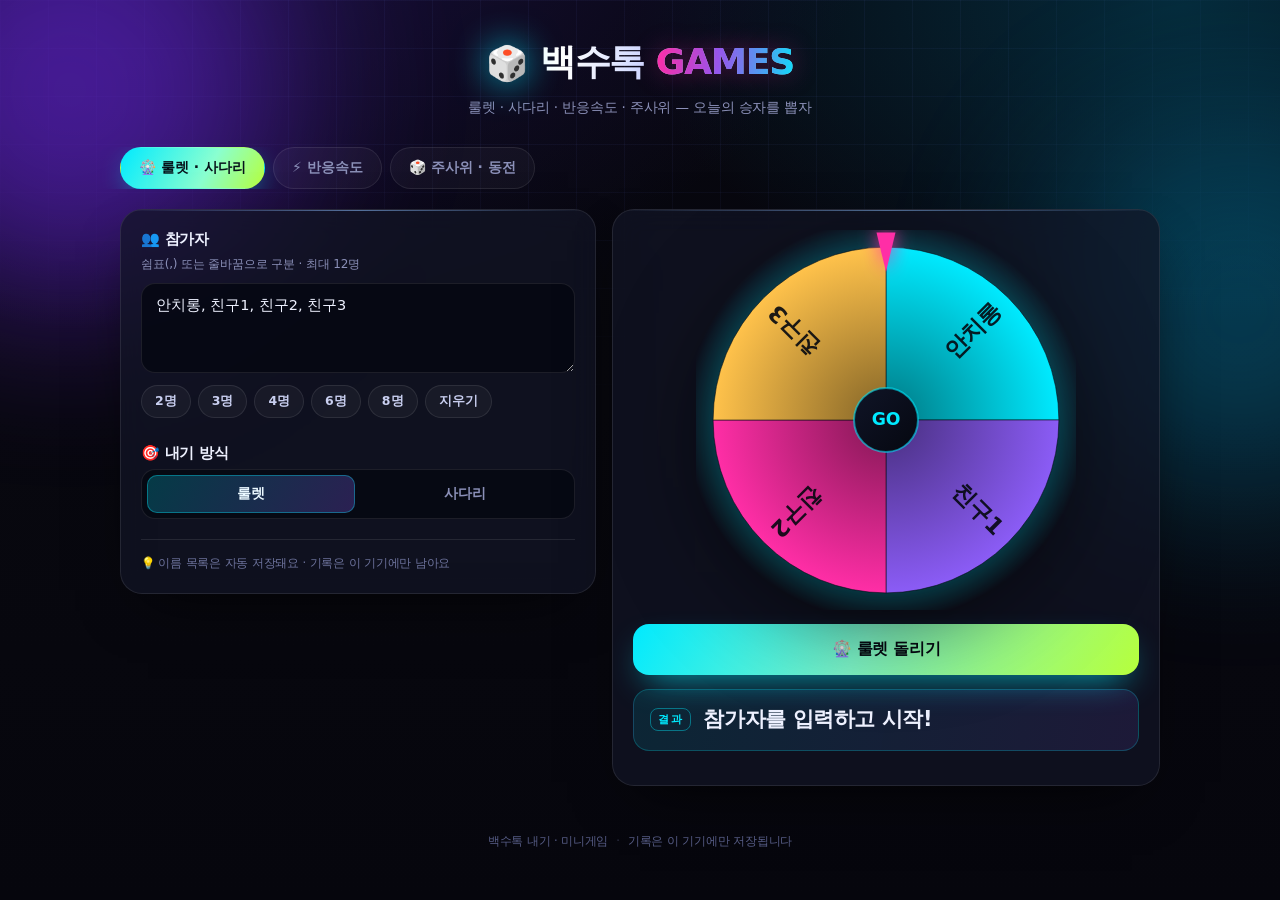
<file: index.html>
<!DOCTYPE html>
<html lang="ko">
<head>
<meta charset="UTF-8" />
<meta name="viewport" content="width=device-width, initial-scale=1.0, viewport-fit=cover" />
<title>백수톡 내기 · 미니게임</title>
<meta name="description" content="백수톡 친구들과 쓰는 내기·미니게임 — 룰렛, 사다리, 반응속도 테스트, 주사위, 동전, 메뉴 뽑기" />
<meta name="theme-color" content="#07070f" />
<meta property="og:title" content="🎲 백수톡 내기 · 미니게임" />
<meta property="og:description" content="룰렛 · 사다리 · 반응속도 · 주사위 — 오늘의 승자를 뽑자" />
<link rel="icon" href="data:image/svg+xml,<svg xmlns=%22http://www.w3.org/2000/svg%22 viewBox=%220 0 100 100%22><text y=%22.9em%22 font-size=%2290%22>🎲</text></svg>" />
<link rel="stylesheet" href="styles.css?v=6" />
</head>
<body>
<div class="bg-grid" aria-hidden="true"></div>
<div class="bg-glow g1" aria-hidden="true"></div>
<div class="bg-glow g2" aria-hidden="true"></div>

<header class="top">
  <div class="brand">
    <span class="logo">🎲</span>
    <h1>백수톡 <span class="neon-txt">GAMES</span></h1>
  </div>
  <p class="tagline">룰렛 · 사다리 · 반응속도 · 주사위 — 오늘의 승자를 뽑자</p>
</header>

<nav class="tabs" id="tabs" role="tablist">
  <button class="tab active" data-tab="bet" role="tab">🎡 룰렛 · 사다리</button>
  <button class="tab" data-tab="react" role="tab">⚡ 반응속도</button>
  <button class="tab" data-tab="dice" role="tab">🎲 주사위 · 동전</button>
</nav>

<main>
  <!-- ===== TAB 1 : 룰렛 & 사다리 ===== -->
  <section class="panel active" id="panel-bet">
    <div class="grid two align-start">
      <div class="card col">
        <h2 class="card-title">👥 참가자</h2>
        <p class="hint">쉼표(,) 또는 줄바꿈으로 구분 · 최대 12명</p>
        <textarea id="players" rows="4" spellcheck="false"
          placeholder="안치롱, 친구1, 친구2, 친구3"></textarea>
        <div class="chips" id="presets">
          <button class="chip" data-preset="2">2명</button>
          <button class="chip" data-preset="3">3명</button>
          <button class="chip" data-preset="4">4명</button>
          <button class="chip" data-preset="6">6명</button>
          <button class="chip" data-preset="8">8명</button>
          <button class="chip" data-preset="clear">지우기</button>
        </div>

        <h2 class="card-title mt">🎯 내기 방식</h2>
        <div class="seg" id="betMode">
          <button class="seg-btn active" data-mode="wheel">룰렛</button>
          <button class="seg-btn" data-mode="ladder">사다리</button>
        </div>
        <div id="ladderOpts" class="hidden">
          <p class="hint">하단 결과 — 참가자 수와 같게 맞추면 그대로 써요 (비우면 자동)</p>
          <textarea id="outcomes" rows="3" spellcheck="false"
            placeholder="당첨, 꽝, 꽝, 꽝"></textarea>
          <button class="chip" id="btnAutoOutcome">결과 자동 만들기</button>
        </div>
        <p class="tip">💡 이름 목록은 자동 저장돼요 · 기록은 이 기기에만 남아요</p>
      </div>

      <div class="card stage">
        <!-- 룰렛 -->
        <div id="wheelStage" class="stage-inner">
          <div class="canvas-wrap">
            <canvas id="wheelCanvas" aria-label="룰렛"></canvas>
          </div>
          <button class="btn-primary" id="btnSpin">🎡 룰렛 돌리기</button>
        </div>
        <!-- 사다리 -->
        <div id="ladderStage" class="stage-inner hidden">
          <div class="canvas-wrap ladder-wrap">
            <canvas id="ladderCanvas" aria-label="사다리"></canvas>
          </div>
          <button class="btn-primary" id="btnLadder">🪜 사다리 타기</button>
        </div>
        <div class="result-banner" id="betResult" aria-live="polite">
          <span class="rb-label">결과</span>
          <strong class="rb-text">참가자를 입력하고 시작!</strong>
        </div>
        <div class="result-list" id="betList"></div>
      </div>
    </div>
  </section>

  <!-- ===== TAB 2 : 반응속도 ===== -->
  <section class="panel" id="panel-react">
    <div class="grid two align-start">
      <div class="card stage react-stage">
        <div id="reactPad" class="react-pad idle" tabindex="0" role="button" aria-live="polite">
          <div class="rp-icon">⚡</div>
          <div class="rp-main">눌러서 시작</div>
          <div class="rp-sub">초록색이 되는 순간 최대한 빨리!</div>
        </div>
        <div class="react-stats">
          <div class="stat"><span class="s-label">방금</span><strong id="rLast">-</strong></div>
          <div class="stat"><span class="s-label">최고</span><strong id="rBest">-</strong></div>
          <div class="stat"><span class="s-label">평균</span><strong id="rAvg">-</strong></div>
        </div>
      </div>

      <div class="card">
        <h2 class="card-title">🏆 오늘의 랭킹</h2>
        <p class="hint">기록은 이 브라우저에만 저장돼요 (매일 초기화)</p>
        <div class="name-row">
          <input id="rName" type="text" maxlength="10" placeholder="닉네임" autocomplete="off" />
          <button class="btn-ghost" id="btnSave">기록 저장</button>
        </div>
        <ol class="board" id="board"></ol>
        <button class="chip danger" id="btnResetBoard">오늘 랭킹 비우기</button>
      </div>
    </div>
  </section>

  <!-- ===== TAB 3 : 주사위 · 동전 · 뽑기 ===== -->
  <section class="panel" id="panel-dice">
    <div class="grid two align-start">
      <div class="card center">
        <h2 class="card-title">🎲 주사위 (1 ~ 100)</h2>
        <div class="dice-face" id="diceFace">?</div>
        <button class="btn-primary" id="btnDice">굴리기</button>
        <div class="mini-hist" id="diceHist"></div>
      </div>

      <div class="card center">
        <h2 class="card-title">🪙 동전 던지기</h2>
        <div class="coin-scene">
          <div class="coin" id="coin"><div class="coin-face front">앞</div><div class="coin-face back">뒤</div></div>
        </div>
        <button class="btn-primary" id="btnCoin">던지기</button>
        <div class="mini-hist" id="coinHist"></div>
      </div>

      <div class="card">
        <h2 class="card-title">🍜 오늘 뭐 먹지?</h2>
        <div class="canvas-wrap small">
          <canvas id="menuCanvas" aria-label="메뉴 룰렛"></canvas>
        </div>
        <button class="btn-primary" id="btnMenu">메뉴 뽑기</button>
        <details class="menu-edit">
          <summary>메뉴 목록 고치기</summary>
          <textarea id="menuList" rows="4" spellcheck="false"></textarea>
          <button class="chip" id="btnMenuSave">적용</button>
        </details>
      </div>

      <div class="card center">
        <h2 class="card-title">😈 벌칙 뽑기</h2>
        <div class="penalty-box" id="penaltyBox">버튼을 눌러 벌칙 뽑기</div>
        <button class="btn-primary" id="btnPenalty">벌칙 뽑기</button>
      </div>
    </div>
  </section>
</main>

<footer>
  <span>백수톡 내기 · 미니게임</span>
  <span class="dot">·</span>
  <span>기록은 이 기기에만 저장됩니다</span>
</footer>

<canvas id="fx" class="fx-layer" aria-hidden="true"></canvas>
<script src="app.js?v=6"></script>
</body>
</html>
</file>
<file: styles.css>
/* ============ 백수톡 내기 · 미니게임 ============ */
:root{
  --bg:#07070f;
  --bg2:#0b0b18;
  --panel:rgba(19,21,38,.72);
  --panel-2:rgba(26,29,52,.6);
  --line:rgba(255,255,255,.09);
  --txt:#eef1ff;
  --muted:#8b90b8;
  --cyan:#00eaff;
  --pink:#ff2ea6;
  --violet:#8b5cf6;
  --lime:#b6ff3c;
  --amber:#ffc24b;
  --radius:22px;
  --shadow:0 24px 60px -28px rgba(0,0,0,.9);
}

*{box-sizing:border-box}
html,body{margin:0;padding:0}
body{
  min-height:100vh;
  background:
    radial-gradient(1200px 700px at 12% -10%, #1a1040 0%, transparent 60%),
    radial-gradient(1000px 600px at 92% 0%, #052a3a 0%, transparent 55%),
    linear-gradient(180deg,#07070f 0%, #08080f 45%, #06060d 100%);
  color:var(--txt);
  font-family:"Pretendard","Pretendard Variable",-apple-system,BlinkMacSystemFont,"Apple SD Gothic Neo","Malgun Gothic","Segoe UI",system-ui,sans-serif;
  -webkit-font-smoothing:antialiased;
  letter-spacing:-.01em;
  overflow-x:hidden;
  padding-bottom:env(safe-area-inset-bottom);
}

/* 배경 */
.bg-grid{
  position:fixed; inset:0; z-index:0; pointer-events:none;
  background-image:
    linear-gradient(rgba(120,140,255,.055) 1px, transparent 1px),
    linear-gradient(90deg, rgba(120,140,255,.055) 1px, transparent 1px);
  background-size:48px 48px;
  mask-image:radial-gradient(ellipse 90% 65% at 50% 0%, #000 25%, transparent 78%);
  -webkit-mask-image:radial-gradient(ellipse 90% 65% at 50% 0%, #000 25%, transparent 78%);
}
.bg-glow{position:fixed; border-radius:50%; filter:blur(90px); z-index:0; pointer-events:none; opacity:.5}
.g1{width:420px;height:420px;left:-140px;top:-120px;background:#7b2bff}
.g2{width:380px;height:380px;right:-150px;top:120px;background:#00c2ff; opacity:.28}

/* 레이아웃 */
.top, .tabs, main, footer{position:relative; z-index:2}
.top{max-width:1080px; margin:0 auto; padding:38px 20px 6px; text-align:center}
.brand{display:flex; align-items:center; justify-content:center; gap:12px}
.logo{font-size:34px; filter:drop-shadow(0 0 18px rgba(0,234,255,.75))}
h1{
  margin:0; font-size:clamp(24px,5.2vw,36px); font-weight:900; letter-spacing:-.03em;
  background:linear-gradient(95deg,#fff 10%, #b9c6ff 55%, #7de9ff 100%);
  -webkit-background-clip:text; background-clip:text; color:transparent;
}
.neon-txt{
  background:linear-gradient(95deg,var(--pink),var(--violet) 45%,var(--cyan));
  -webkit-background-clip:text; background-clip:text; color:transparent;
  text-shadow:0 0 26px rgba(255,46,166,.35);
}
.tagline{margin:10px 0 0; color:var(--muted); font-size:13.5px; line-height:1.6}

/* 탭 */
.tabs{
  max-width:1080px; margin:22px auto 0; padding:0 20px;
  display:flex; gap:8px; overflow-x:auto; scrollbar-width:none;
  -webkit-overflow-scrolling:touch;
}
.tabs::-webkit-scrollbar{display:none}
.tab{
  flex:0 0 auto; cursor:pointer; border:1px solid var(--line);
  background:rgba(255,255,255,.035); color:var(--muted);
  padding:11px 18px; border-radius:999px; font-size:14px; font-weight:700;
  font-family:inherit; transition:.22s ease; white-space:nowrap;
}
.tab:hover{color:#dfe4ff; border-color:rgba(255,255,255,.2)}
.tab.active{
  color:#06121a; border-color:transparent;
  background:linear-gradient(120deg,var(--cyan),#8affd0 60%,var(--lime));
  box-shadow:0 8px 28px -8px rgba(0,234,255,.65);
}

main{max-width:1080px; margin:0 auto; padding:20px 20px 40px}
.panel{display:none; animation:fadeUp .34s ease both}
.panel.active{display:block}
@keyframes fadeUp{from{opacity:0; transform:translateY(10px)} to{opacity:1; transform:none}}

.grid{display:grid; gap:16px}
.grid.two{grid-template-columns:minmax(0,1fr) minmax(0,1.15fr)}
.grid.align-start{align-items:start}
@media (max-width:820px){ .grid.two{grid-template-columns:minmax(0,1fr)} }

/* 카드 */
.card{
  background:var(--panel); border:1px solid var(--line); border-radius:var(--radius);
  padding:20px; box-shadow:var(--shadow); backdrop-filter:blur(14px);
  position:relative; overflow:hidden;
}
.card::before{
  content:""; position:absolute; inset:0 0 auto 0; height:1px;
  background:linear-gradient(90deg,transparent,rgba(140,190,255,.55),transparent);
}
.card.center{text-align:center; display:flex; flex-direction:column; align-items:center; gap:14px}
.card.col{display:flex; flex-direction:column}
.card-title{
  margin:0 0 6px; font-size:15px; font-weight:800; letter-spacing:-.02em;
  display:flex; align-items:center; gap:6px;
}
.card.center .card-title{justify-content:center}
.mt{margin-top:22px}
.hint{margin:0 0 10px; color:var(--muted); font-size:12px; line-height:1.55}
.tip{margin:20px 0 0; padding-top:14px; border-top:1px solid var(--line);
  color:#6d739c; font-size:11.5px; line-height:1.6}

/* 입력 */
textarea, input[type=text]{
  width:100%; font-family:inherit; font-size:14.5px; color:var(--txt);
  background:rgba(6,8,18,.85); border:1px solid var(--line);
  border-radius:14px; padding:12px 14px; resize:vertical; outline:none;
  transition:.2s; letter-spacing:0;
}
textarea:focus, input[type=text]:focus{
  border-color:rgba(0,234,255,.6); box-shadow:0 0 0 3px rgba(0,234,255,.12);
}
textarea::placeholder, input::placeholder{color:#5b6088}
.name-row{display:flex; gap:8px; margin-bottom:12px}
.name-row input{flex:1}

/* 버튼 */
button{font-family:inherit}
.btn-primary{
  width:100%; cursor:pointer; border:0; border-radius:16px;
  padding:15px 18px; font-size:16px; font-weight:900; letter-spacing:-.02em;
  color:#050a12; background:linear-gradient(120deg,var(--cyan),#7cf5c8 45%,var(--lime));
  box-shadow:0 14px 34px -14px rgba(0,234,255,.85);
  transition:transform .16s ease, box-shadow .22s, filter .2s;
}
.btn-primary:hover{transform:translateY(-2px); filter:brightness(1.06);
  box-shadow:0 20px 40px -14px rgba(0,234,255,.95)}
.btn-primary:active{transform:translateY(1px) scale(.995)}
.btn-primary:disabled{opacity:.5; cursor:not-allowed; transform:none; filter:grayscale(.35)}
.btn-ghost{
  cursor:pointer; border:1px solid var(--line); background:rgba(255,255,255,.05);
  color:var(--txt); border-radius:12px; padding:11px 14px; font-size:13.5px; font-weight:800;
  transition:.2s; white-space:nowrap;
}
.btn-ghost:hover{border-color:rgba(0,234,255,.5); color:#befaff}

.chips{display:flex; flex-wrap:wrap; gap:7px; margin:12px 0 4px}
.chip{
  cursor:pointer; border:1px solid var(--line); background:rgba(255,255,255,.04);
  color:#c9cff0; border-radius:999px; padding:7px 13px; font-size:12.5px; font-weight:700;
  transition:.18s;
}
.chip:hover{background:rgba(0,234,255,.12); border-color:rgba(0,234,255,.45); color:#d8fbff}
.chip.danger:hover{background:rgba(255,46,166,.14); border-color:rgba(255,46,166,.5); color:#ffc6e4}

.seg{display:flex; gap:6px; background:rgba(6,8,18,.8); border:1px solid var(--line);
  border-radius:14px; padding:5px}
.seg-btn{
  flex:1; cursor:pointer; border:0; background:transparent; color:var(--muted);
  border-radius:10px; padding:10px 6px; font-size:13.5px; font-weight:800; transition:.2s;
}
.seg-btn.active{background:linear-gradient(120deg,rgba(0,234,255,.22),rgba(139,92,246,.28));
  color:#eaf8ff; box-shadow:inset 0 0 0 1px rgba(0,234,255,.35)}

/* 스테이지 */
.stage{display:flex; flex-direction:column; gap:14px; justify-content:flex-start}
.stage-inner{display:flex; flex-direction:column; gap:14px}
.canvas-wrap{width:100%; display:flex; justify-content:center}
#wheelCanvas{width:100%; max-width:380px; aspect-ratio:1/1; display:block;
  filter:drop-shadow(0 24px 48px rgba(0,0,0,.65))}
.ladder-wrap{background:rgba(6,8,18,.55); border:1px solid var(--line); border-radius:16px; padding:6px}
#ladderCanvas{width:100%; height:320px; display:block}

.result-banner{
  display:flex; align-items:center; gap:12px; padding:14px 16px;
  border-radius:16px; background:linear-gradient(100deg,rgba(0,234,255,.10),rgba(139,92,246,.12));
  border:1px solid rgba(0,234,255,.22); min-height:62px;
}
.rb-label{font-size:11px; font-weight:900; color:var(--cyan); letter-spacing:.14em;
  border:1px solid rgba(0,234,255,.4); border-radius:8px; padding:3px 7px; flex:0 0 auto}
.rb-text{font-size:clamp(16px,4vw,21px); font-weight:900; letter-spacing:-.02em; line-height:1.35}
.result-banner.win{border-color:rgba(255,46,166,.5);
  background:linear-gradient(100deg,rgba(255,46,166,.16),rgba(139,92,246,.16));
  box-shadow:0 0 40px -12px rgba(255,46,166,.5)}
.result-banner.win .rb-text{color:#fff; text-shadow:0 0 22px rgba(255,120,200,.85)}
.result-list{display:flex; flex-wrap:wrap; gap:8px}
.result-list span{
  font-size:12.5px; font-weight:800; padding:7px 11px; border-radius:10px;
  background:rgba(255,255,255,.05); border:1px solid var(--line); color:#cdd3f5;
}
.result-list span b{color:var(--lime)}
.hidden{display:none !important}

/* 반응속도 */
.react-stage{gap:16px}
.react-pad{
  width:100%; min-height:260px; border-radius:20px; cursor:pointer; user-select:none;
  display:flex; flex-direction:column; align-items:center; justify-content:center; gap:8px;
  border:1px solid var(--line); transition:background .12s linear, box-shadow .2s, transform .1s;
  background:radial-gradient(circle at 50% 40%, #161a33, #0b0d1c 70%);
  outline:none;
}
.react-pad .rp-icon{font-size:30px; opacity:.85}
.react-pad .rp-main{font-size:clamp(22px,5.6vw,30px); font-weight:900; letter-spacing:-.03em}
.react-pad .rp-sub{font-size:12.5px; color:var(--muted); font-weight:700}
.react-pad.wait{
  background:radial-gradient(circle at 50% 40%, #4a1230, #240a18 70%);
  border-color:rgba(255,46,166,.5); box-shadow:0 0 50px -14px rgba(255,46,166,.7) inset;
}
.react-pad.wait .rp-main{color:#ff9acd}
.react-pad.go{
  background:radial-gradient(circle at 50% 40%, #17ff86, #0aa14e 62%, #06702f);
  border-color:#c8ffdf; box-shadow:0 0 70px -6px rgba(23,255,134,.75);
  transform:scale(1.01);
}
.react-pad.go .rp-main{color:#02240f; text-shadow:0 1px 0 rgba(255,255,255,.4)}
.react-pad.go .rp-sub{color:#04331a}
.react-pad.done{background:radial-gradient(circle at 50% 40%, #1d2450, #0b0d1c 70%);
  border-color:rgba(0,234,255,.45)}
.react-pad.done .rp-main{color:#8ff4ff; text-shadow:0 0 24px rgba(0,234,255,.6)}
.react-pad.foul{background:radial-gradient(circle at 50% 40%, #53300a, #1b1204 70%);
  border-color:rgba(255,194,75,.55)}
.react-pad.foul .rp-main{color:var(--amber)}
.react-stats{display:grid; grid-template-columns:repeat(3,1fr); gap:10px}
.stat{background:rgba(6,8,18,.7); border:1px solid var(--line); border-radius:14px;
  padding:12px 8px; text-align:center}
.s-label{display:block; font-size:11px; color:var(--muted); font-weight:800; margin-bottom:4px}
.stat strong{font-size:17px; font-weight:900; color:#e8f6ff}
.board{list-style:none; margin:0 0 12px; padding:0; display:flex; flex-direction:column; gap:7px;
  max-height:280px; overflow-y:auto}
.board li{
  display:flex; align-items:center; gap:10px; padding:10px 12px; border-radius:12px;
  background:rgba(255,255,255,.04); border:1px solid var(--line); font-size:13.5px;
}
.board li.empty{justify-content:center; color:var(--muted); font-size:12.5px; border-style:dashed}
.board .rank{width:24px; text-align:center; font-weight:900; color:var(--muted); flex:0 0 auto}
.board li:nth-child(1) .rank{color:#ffd75e}
.board li:nth-child(2) .rank{color:#cfd8ff}
.board li:nth-child(3) .rank{color:#ffab7a}
.board .nm{flex:1; min-width:0; overflow:hidden; text-overflow:ellipsis; white-space:nowrap;
  font-weight:700}
.board .ms{font-weight:900; color:#8ff4ff; font-variant-numeric:tabular-nums}

/* 주사위 / 동전 */
.dice-face{
  width:150px; height:150px; border-radius:30px; display:grid; place-items:center;
  font-size:52px; font-weight:900; letter-spacing:-.04em; font-variant-numeric:tabular-nums;
  background:linear-gradient(150deg,#1b2145,#0d1024);
  border:1px solid rgba(0,234,255,.35);
  box-shadow:0 22px 46px -20px rgba(0,234,255,.6), inset 0 1px 0 rgba(255,255,255,.12);
  color:#eaf9ff; text-shadow:0 0 26px rgba(0,234,255,.7);
}
.dice-face.rolling{animation:shake .12s linear infinite}
@keyframes shake{
  0%{transform:rotate(-2.5deg) scale(.97)} 50%{transform:rotate(2.5deg) scale(1.03)}
  100%{transform:rotate(-2.5deg) scale(.97)}
}
.mini-hist{display:flex; flex-wrap:wrap; gap:6px; justify-content:center; min-height:26px}
.mini-hist span{font-size:12px; font-weight:800; padding:4px 9px; border-radius:8px;
  background:rgba(255,255,255,.05); border:1px solid var(--line); color:#b9c1e6}
.mini-hist span:first-child{color:#8ff4ff; border-color:rgba(0,234,255,.35)}

.coin-scene{perspective:800px; height:150px; display:grid; place-items:center}
.coin{
  width:126px; height:126px; position:relative; transform-style:preserve-3d;
  transition:transform 1.5s cubic-bezier(.22,.74,.16,1);
}
.coin-face{
  position:absolute; inset:0; border-radius:50%; display:grid; place-items:center;
  font-size:40px; font-weight:900; backface-visibility:hidden;
  border:2px solid rgba(255,255,255,.35);
}
.coin-face.front{
  background:radial-gradient(circle at 32% 26%, #fff6c9, #ffcc33 45%, #b88700 100%);
  color:#5b3d00; text-shadow:0 2px 0 rgba(255,255,255,.5);
  box-shadow:0 0 40px -6px rgba(255,204,51,.75), inset 0 0 22px rgba(120,80,0,.35);
}
.coin-face.back{
  transform:rotateY(180deg);
  background:radial-gradient(circle at 32% 26%, #eaffff, #9fd6ff 45%, #3f6f9e 100%);
  color:#0e3554; text-shadow:0 2px 0 rgba(255,255,255,.45);
  box-shadow:0 0 40px -6px rgba(159,214,255,.7), inset 0 0 22px rgba(20,60,100,.3);
}

/* 메뉴 룰렛 / 벌칙 */
.canvas-wrap.small #menuCanvas{width:100%; max-width:300px; aspect-ratio:1/1; display:block}
.menu-edit{margin-top:12px; width:100%}
.menu-edit summary{cursor:pointer; font-size:12.5px; color:var(--muted); font-weight:800;
  padding:6px 0}
.menu-edit textarea{margin:8px 0}
.penalty-box{
  width:100%; min-height:130px; display:grid; place-items:center; text-align:center;
  padding:18px; border-radius:18px; font-size:clamp(16px,4.4vw,20px); font-weight:900;
  line-height:1.4; letter-spacing:-.02em;
  background:linear-gradient(150deg,rgba(255,46,166,.13),rgba(139,92,246,.13));
  border:1px dashed rgba(255,46,166,.4); color:#ffd9ee;
}
.penalty-box.pop{animation:pop .4s cubic-bezier(.2,1.6,.4,1)}
@keyframes pop{0%{transform:scale(.9)} 60%{transform:scale(1.04)} 100%{transform:scale(1)}}

footer{
  max-width:1080px; margin:0 auto; padding:8px 20px 34px; text-align:center;
  color:#565c85; font-size:11.5px; display:flex; gap:8px; justify-content:center; flex-wrap:wrap;
}
.dot{opacity:.5}

/* 효과 레이어 */
.fx-layer{position:fixed; inset:0; width:100%; height:100%; pointer-events:none; z-index:50}

@media (max-width:520px){
  .top{padding-top:26px}
  .card{padding:16px; border-radius:18px}
  .dice-face{width:124px;height:124px;font-size:44px}
  #ladderCanvas{height:280px}
  .react-pad{min-height:210px}
}
@media (prefers-reduced-motion:reduce){
  *{animation-duration:.01ms !important; transition-duration:.01ms !important}
}
</file>
